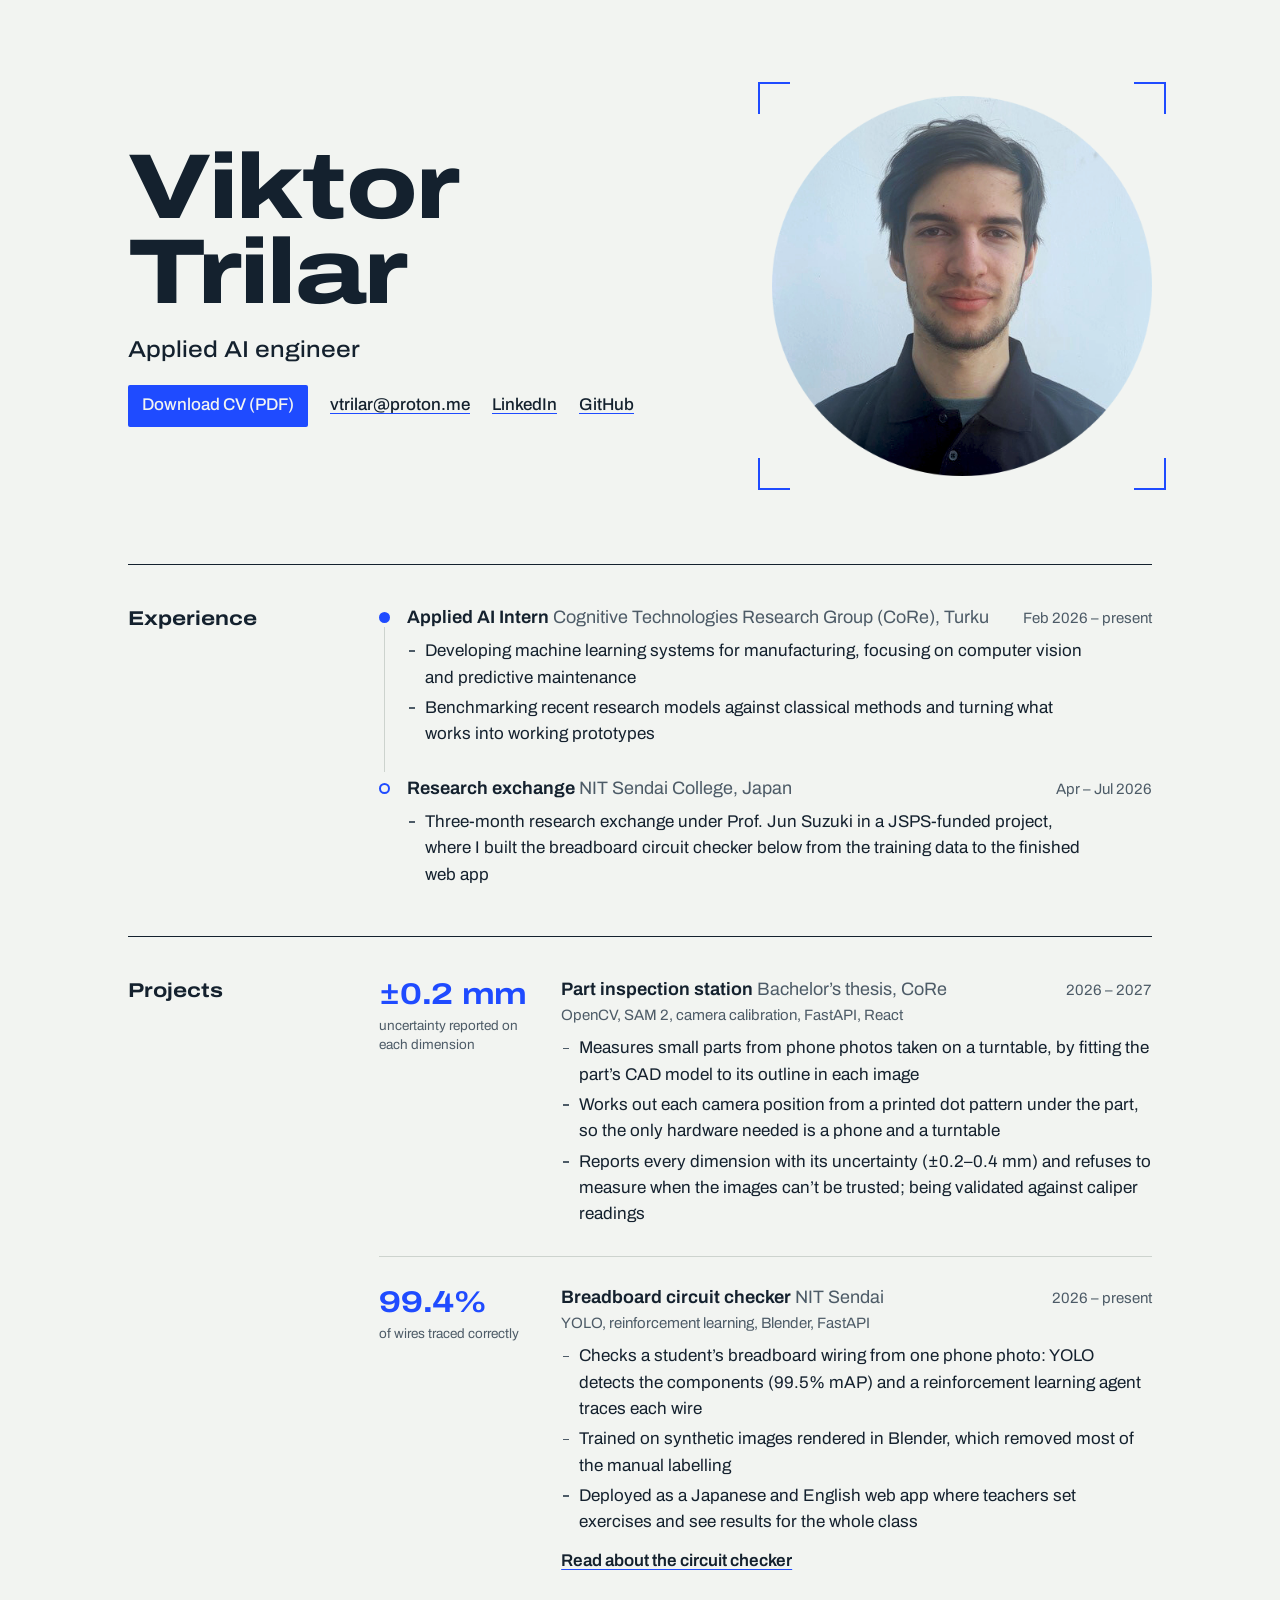
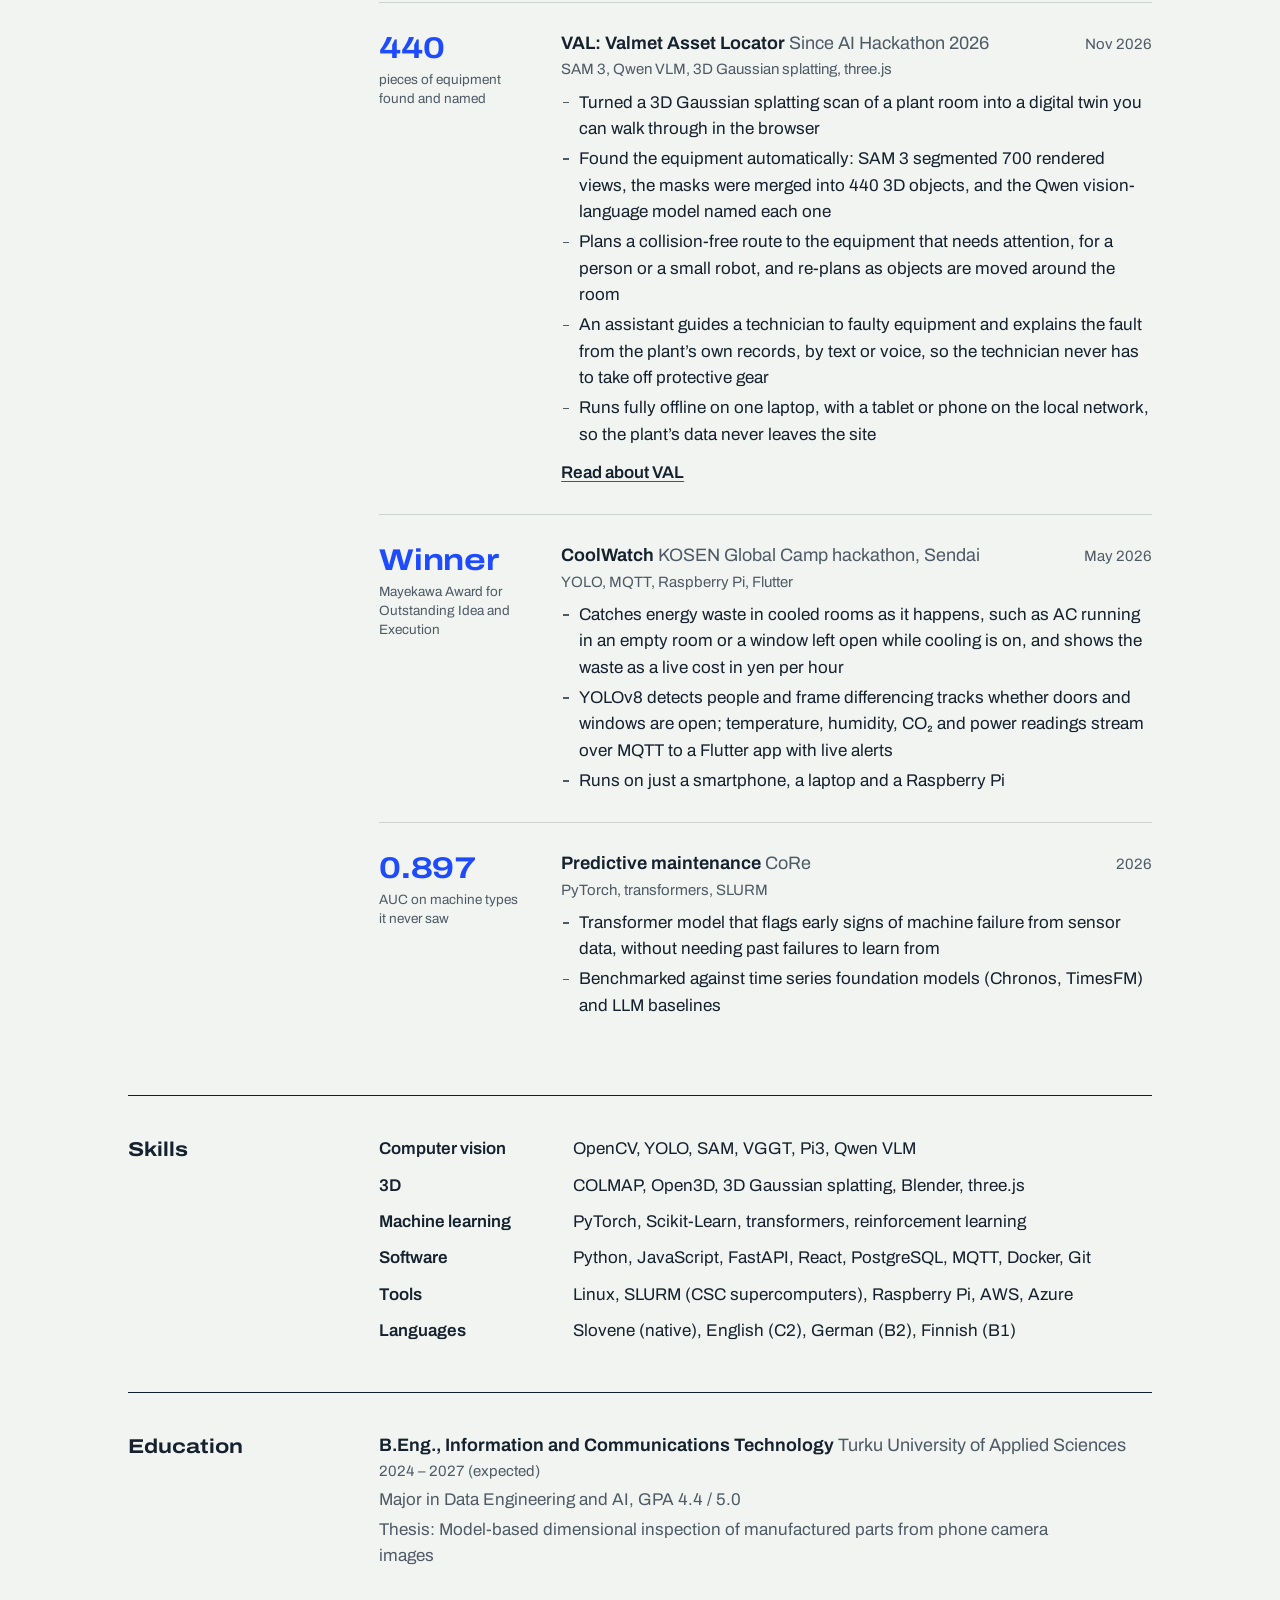
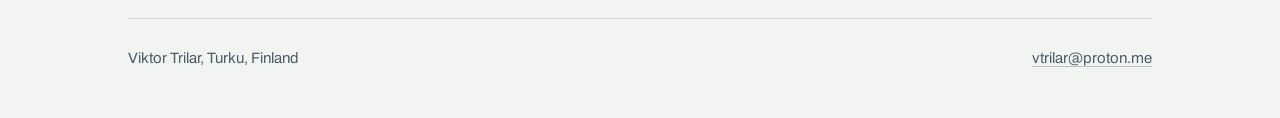
<file: index.html>
<!DOCTYPE html>
<html lang="en">
<head>
    <meta charset="UTF-8">
    <meta name="viewport" content="width=device-width, initial-scale=1.0">
    <title>Viktor Trilar, Applied AI Engineer</title>
    <meta name="description" content="Viktor Trilar is an applied AI engineer working on computer vision for manufacturing: measuring parts from phone photos, checking breadboard circuits, and turning 3D scans into digital twins.">
    <meta property="og:title" content="Viktor Trilar, Applied AI Engineer">
    <meta property="og:description" content="Computer vision for manufacturing: part inspection from phone photos, breadboard circuit checking, 3D digital twins.">
    <meta property="og:image" content="https://viktortrilar.github.io/Images/og_image.png?v=2">
    <meta property="og:image:width" content="2400">
    <meta property="og:image:height" content="1260">
    <meta property="og:image:alt" content="Viktor Trilar, Applied AI engineer">
    <meta property="og:url" content="https://viktortrilar.github.io/">
    <meta property="og:type" content="website">
    <meta property="og:site_name" content="Viktor Trilar">
    <meta name="twitter:card" content="summary_large_image">
    <meta name="theme-color" content="#1F4BFF">
    <link rel="preconnect" href="https://fonts.googleapis.com">
    <link rel="preconnect" href="https://fonts.gstatic.com" crossorigin>
    <link href="https://fonts.googleapis.com/css2?family=Archivo:wdth,wght@62..125,100..900&display=swap" rel="stylesheet">
    <link rel="stylesheet" href="styles.css?v=4">
</head>
<body>

<div class="wrap">

    <header class="hero">
        <div>
            <h1 class="name">Viktor Trilar</h1>
            <p class="role">Applied AI engineer</p>
            <ul class="contact">
                <li class="cv"><a href="Images/Viktor_Trilar_CV.pdf" target="_blank" rel="noopener">Download CV (PDF)</a></li>
                <li><a href="mailto:vtrilar@proton.me">vtrilar@proton.me</a></li>
                <li><a href="https://www.linkedin.com/in/viktortrilar/" target="_blank" rel="noopener">LinkedIn</a></li>
                <li><a href="https://github.com/viktortrilar" target="_blank" rel="noopener">GitHub</a></li>
            </ul>
        </div>

        <div class="portrait"><img src="Images/Viktor_Trilar.png" alt="Portrait of Viktor Trilar" width="476" height="476"></div>
    </header>

    <section class="section" aria-labelledby="h-exp">
        <h2 id="h-exp">Experience</h2>
        <ol class="timeline" reversed>
            <li class="current">
                <div class="entry-head">
                    <h3>Applied AI Intern <span>Cognitive Technologies Research Group (CoRe), Turku</span></h3>
                    <span class="date">Feb 2026 – present</span>
                </div>
                <ul class="points">
                    <li>Developing machine learning systems for manufacturing, focusing on computer vision and predictive maintenance</li>
                    <li>Benchmarking recent research models against classical methods and turning what works into working prototypes</li>
                </ul>
            </li>
            <li>
                <div class="entry-head">
                    <h3>Research exchange <span>NIT Sendai College, Japan</span></h3>
                    <span class="date">Apr – Jul 2026</span>
                </div>
                <ul class="points">
                    <li>Three-month research exchange under Prof. Jun Suzuki in a JSPS-funded project, where I built the breadboard circuit checker below from the training data to the finished web app</li>
                </ul>
            </li>
        </ol>
    </section>

    <section class="section" aria-labelledby="h-proj">
        <h2 id="h-proj">Projects</h2>
        <ol class="projects">
            <li class="project">
                <div class="figure"><strong>±0.2 mm</strong><span>uncertainty reported on each dimension</span></div>
                <div>
                    <div class="entry-head">
                        <h3>Part inspection station <span>Bachelor’s thesis, CoRe</span></h3>
                        <span class="date">2026 – 2027</span>
                    </div>
                    <p class="stack">OpenCV, SAM 2, camera calibration, FastAPI, React</p>
                    <ul class="points">
                        <li>Measures small parts from phone photos taken on a turntable, by fitting the part’s CAD model to its outline in each image</li>
                        <li>Works out each camera position from a printed dot pattern under the part, so the only hardware needed is a phone and a turntable</li>
                        <li>Reports every dimension with its uncertainty (±0.2–0.4 mm) and refuses to measure when the images can’t be trusted; being validated against caliper readings</li>
                    </ul>
                </div>
            </li>
            <li class="project">
                <div class="figure"><strong>99.4%</strong><span>of wires traced correctly</span></div>
                <div>
                    <div class="entry-head">
                        <h3>Breadboard circuit checker <span>NIT Sendai</span></h3>
                        <span class="date">2026 – present</span>
                    </div>
                    <p class="stack">YOLO, reinforcement learning, Blender, FastAPI</p>
                    <ul class="points">
                        <li>Checks a student’s breadboard wiring from one phone photo: YOLO detects the components (99.5% mAP) and a reinforcement learning agent traces each wire</li>
                        <li>Trained on synthetic images rendered in Blender, which removed most of the manual labelling</li>
                        <li>Deployed as a Japanese and English web app where teachers set exercises and see results for the whole class</li>
                    </ul>
                    <a class="more" href="projects/breadboard.html">Read about the circuit checker</a>
                </div>
            </li>
            <li class="project">
                <div class="figure"><strong>440</strong><span>pieces of equipment found and named</span></div>
                <div>
                    <div class="entry-head">
                        <h3>VAL: Valmet Asset Locator <span>Since AI Hackathon 2026</span></h3>
                        <span class="date">Nov 2026</span>
                    </div>
                    <p class="stack">SAM 3, Qwen VLM, 3D Gaussian splatting, three.js</p>
                    <ul class="points">
                        <li>Turned a 3D Gaussian splatting scan of a plant room into a digital twin you can walk through in the browser</li>
                        <li>Found the equipment automatically: SAM 3 segmented 700 rendered views, the masks were merged into 440 3D objects, and the Qwen vision-language model named each one</li>
                        <li>Plans a collision-free route to the equipment that needs attention, for a person or a small robot, and re-plans as objects are moved around the room</li>
                        <li>An assistant guides a technician to faulty equipment and explains the fault from the plant’s own records, by text or voice, so the technician never has to take off protective gear</li>
                        <li>Runs fully offline on one laptop, with a tablet or phone on the local network, so the plant’s data never leaves the site</li>
                    </ul>
                    <a class="more" href="projects/val.html">Read about VAL</a>
                </div>
            </li>
            <li class="project">
                <div class="figure"><strong>Winner</strong><span>Mayekawa Award for Outstanding Idea and Execution</span></div>
                <div>
                    <div class="entry-head">
                        <h3>CoolWatch <span>KOSEN Global Camp hackathon, Sendai</span></h3>
                        <span class="date">May 2026</span>
                    </div>
                    <p class="stack">YOLO, MQTT, Raspberry Pi, Flutter</p>
                    <ul class="points">
                        <li>Catches energy waste in cooled rooms as it happens, such as AC running in an empty room or a window left open while cooling is on, and shows the waste as a live cost in yen per hour</li>
                        <li>YOLOv8 detects people and frame differencing tracks whether doors and windows are open; temperature, humidity, CO₂ and power readings stream over MQTT to a Flutter app with live alerts</li>
                        <li>Runs on just a smartphone, a laptop and a Raspberry Pi</li>
                    </ul>
                </div>
            </li>
            <li class="project">
                <div class="figure"><strong>0.897</strong><span>AUC on machine types it never saw</span></div>
                <div>
                    <div class="entry-head">
                        <h3>Predictive maintenance <span>CoRe</span></h3>
                        <span class="date">2026</span>
                    </div>
                    <p class="stack">PyTorch, transformers, SLURM</p>
                    <ul class="points">
                        <li>Transformer model that flags early signs of machine failure from sensor data, without needing past failures to learn from</li>
                        <li>Benchmarked against time series foundation models (Chronos, TimesFM) and LLM baselines</li>
                    </ul>
                </div>
            </li>
        </ol>
    </section>

    <section class="section" aria-labelledby="h-skills">
        <h2 id="h-skills">Skills</h2>
        <dl class="skills">
            <dt>Computer vision</dt><dd>OpenCV, YOLO, SAM, VGGT, Pi3, Qwen VLM</dd>
            <dt>3D</dt><dd>COLMAP, Open3D, 3D Gaussian splatting, Blender, three.js</dd>
            <dt>Machine learning</dt><dd>PyTorch, Scikit-Learn, transformers, reinforcement learning</dd>
            <dt>Software</dt><dd>Python, JavaScript, FastAPI, React, PostgreSQL, MQTT, Docker, Git</dd>
            <dt>Tools</dt><dd>Linux, SLURM (CSC supercomputers), Raspberry Pi, AWS, Azure</dd>
            <dt>Languages</dt><dd>Slovene (native), English (C2), German (B2), Finnish (B1)</dd>
        </dl>
    </section>

    <section class="section" aria-labelledby="h-edu">
        <h2 id="h-edu">Education</h2>
        <div class="edu">
            <div class="entry-head">
                <h3>B.Eng., Information and Communications Technology <span>Turku University of Applied Sciences</span></h3>
                <span class="date">2024 – 2027 (expected)</span>
            </div>
            <p>Major in Data Engineering and AI, GPA 4.4 / 5.0</p>
            <p>Thesis: Model-based dimensional inspection of manufactured parts from phone camera images</p>
        </div>
    </section>

    <footer class="footer">
        <span>Viktor Trilar, Turku, Finland</span>
        <a href="mailto:vtrilar@proton.me">vtrilar@proton.me</a>
    </footer>

</div>

</body>
</html>
</file>
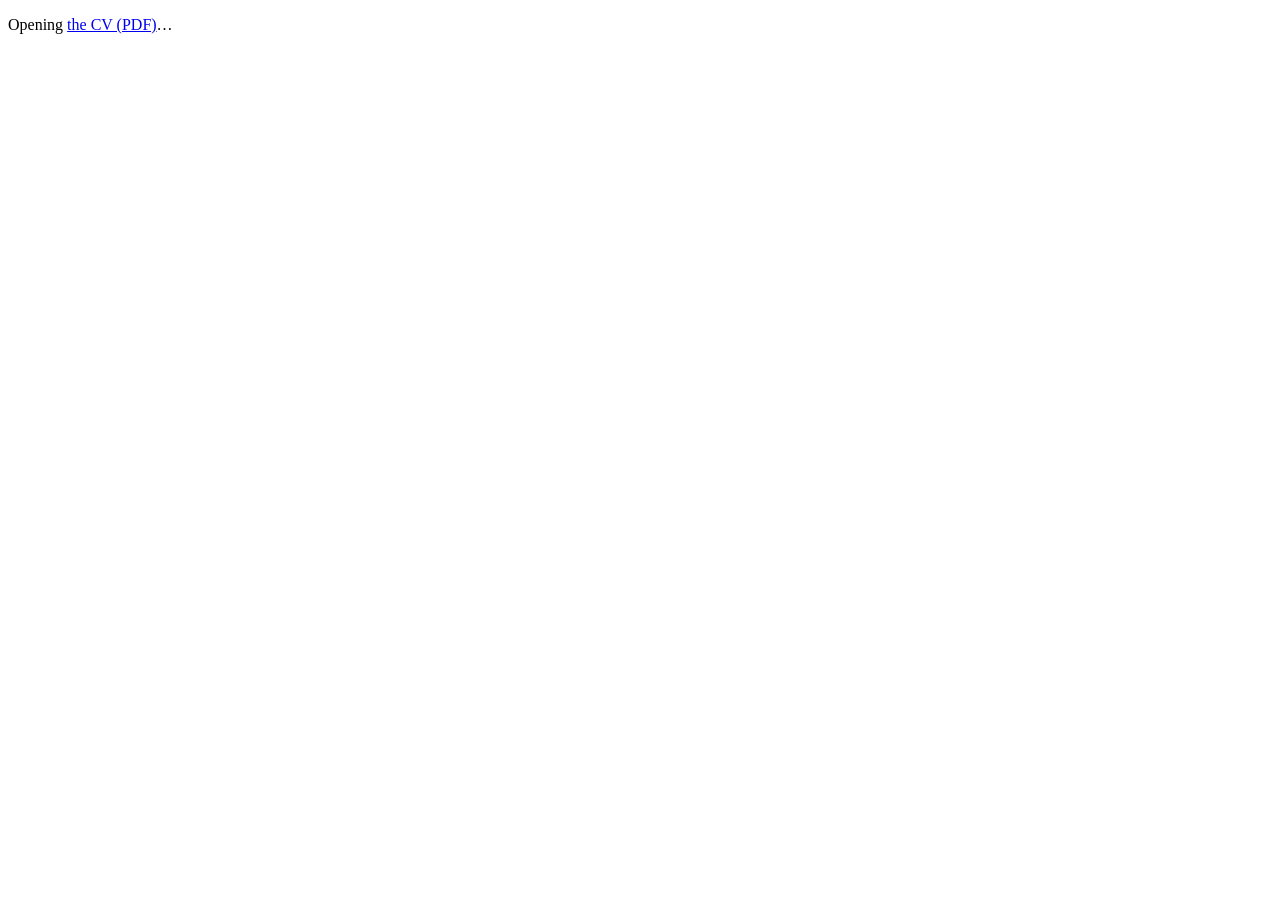
<file: cv.html>
<!DOCTYPE html>
<html lang="en">
<head>
    <meta charset="UTF-8">
    <meta http-equiv="refresh" content="0; url=https://viktortrilar.github.io/Images/Viktor_Trilar_CV.pdf">
    <title>Viktor Trilar, CV</title>
    <meta name="description" content="CV of Viktor Trilar, applied AI engineer working on computer vision for manufacturing.">
    <meta property="og:title"        content="Viktor Trilar, CV">
    <meta property="og:description"  content="Applied AI engineer working on computer vision for manufacturing. One-page CV (PDF).">
    <meta property="og:url"          content="https://viktortrilar.github.io/cv">
    <meta property="og:image"        content="https://viktortrilar.github.io/Images/og_cv.png?v=3">
    <meta property="og:image:width"  content="2400">
    <meta property="og:image:height" content="1260">
    <meta property="og:site_name"    content="Viktor Trilar">
    <meta property="og:type"         content="website">
    <meta name="twitter:card"        content="summary_large_image">
    <meta name="theme-color"         content="#1F4BFF">
</head>
<body>
    <p>Opening <a href="Images/Viktor_Trilar_CV.pdf">the CV (PDF)</a>…</p>
</body>
</html>
</file>
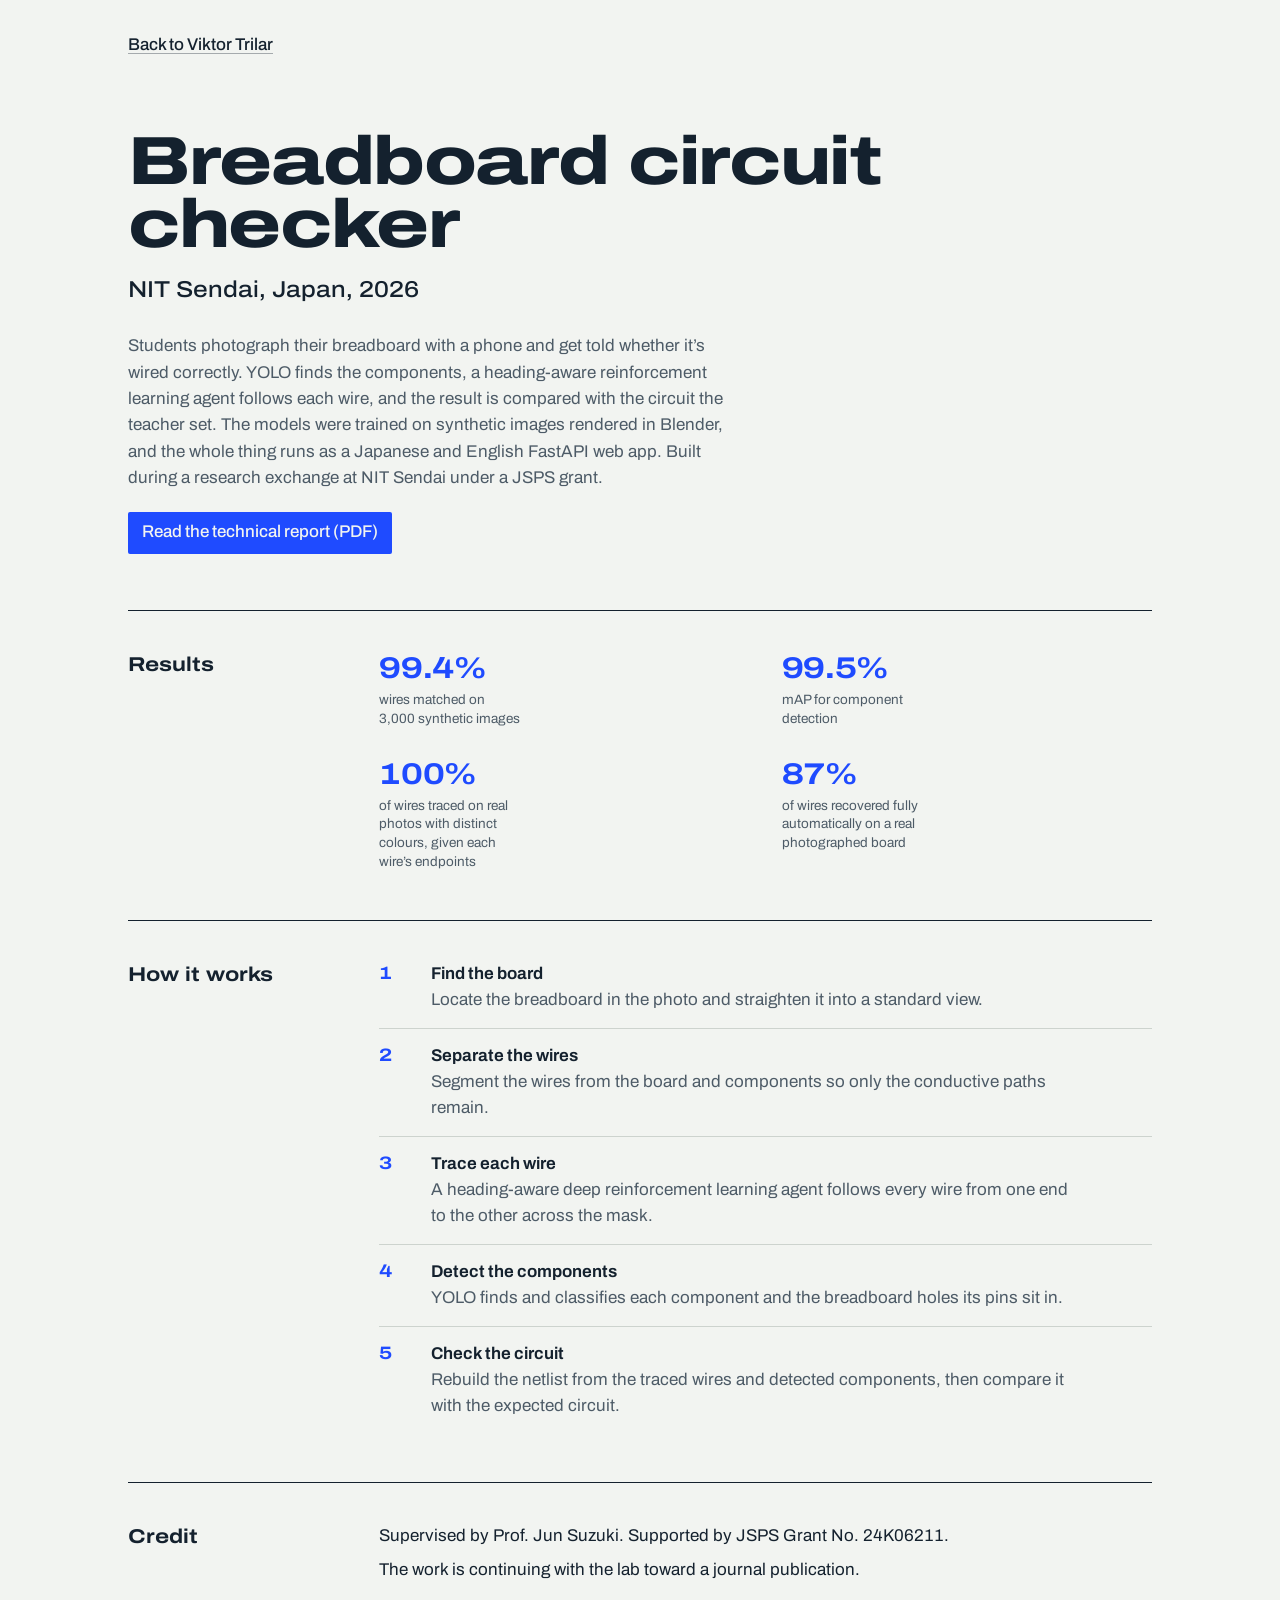
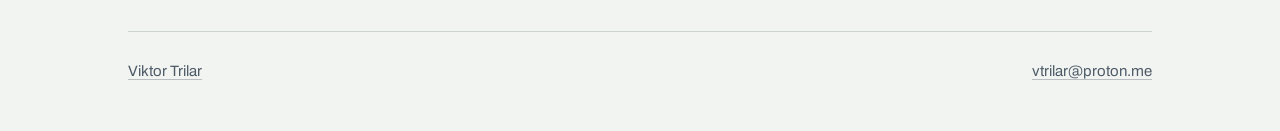
<file: projects/breadboard.html>
<!DOCTYPE html>
<html lang="en">
<head>
    <meta charset="UTF-8">
    <meta name="viewport" content="width=device-width, initial-scale=1.0">
    <title>Breadboard circuit checker, Viktor Trilar</title>
    <meta name="description" content="Checks a student's breadboard wiring from one phone photo: YOLO finds the components and a reinforcement learning agent traces each wire.">
    <meta property="og:title" content="Breadboard circuit checker">
    <meta property="og:description" content="Checks a student's breadboard wiring from one phone photo: YOLO finds the components (99.5% mAP) and a reinforcement learning agent traces each wire (99.4%).">
    <meta property="og:image" content="https://viktortrilar.github.io/Images/og_image.png?v=2">
    <meta property="og:url" content="https://viktortrilar.github.io/projects/breadboard.html">
    <meta property="og:site_name" content="Viktor Trilar">
    <meta name="twitter:card" content="summary_large_image">
    <meta name="theme-color" content="#1F4BFF">
    <link rel="preconnect" href="https://fonts.googleapis.com">
    <link rel="preconnect" href="https://fonts.gstatic.com" crossorigin>
    <link href="https://fonts.googleapis.com/css2?family=Archivo:wdth,wght@62..125,100..900&display=swap" rel="stylesheet">
    <link rel="stylesheet" href="../styles.css?v=4">
</head>
<body>

<div class="wrap">

    <a class="back" href="../index.html">Back to Viktor Trilar</a>

    <header class="page-head">
        <h1 class="name">Breadboard circuit checker</h1>
        <p class="role">NIT Sendai, Japan, 2026</p>
        <p class="intro">
            Students photograph their breadboard with a phone and get told whether
            it’s wired correctly. YOLO finds the components, a heading-aware
            reinforcement learning agent follows each wire, and the result is
            compared with the circuit the teacher set. The models were trained on
            synthetic images rendered in Blender, and the whole thing runs as a
            Japanese and English FastAPI web app. Built during a research exchange
            at NIT Sendai under a JSPS grant.
        </p>
        <ul class="contact">
            <li class="cv"><a href="../papers/breadboard_verification_2026.pdf" target="_blank" rel="noopener">Read the technical report (PDF)</a></li>
        </ul>
    </header>

    <section class="section" aria-labelledby="h-results">
        <h2 id="h-results">Results</h2>
        <div class="results">
            <div class="figure"><strong>99.4%</strong><span>wires matched on 3,000 synthetic images</span></div>
            <div class="figure"><strong>99.5%</strong><span>mAP for component detection</span></div>
            <div class="figure"><strong>100%</strong><span>of wires traced on real photos with distinct colours, given each wire’s endpoints</span></div>
            <div class="figure"><strong>87%</strong><span>of wires recovered fully automatically on a real photographed board</span></div>
        </div>
    </section>

    <section class="section" aria-labelledby="h-pipe">
        <h2 id="h-pipe">How it works</h2>
        <ol class="steps">
            <li><div><h3>Find the board</h3><p>Locate the breadboard in the photo and straighten it into a standard view.</p></div></li>
            <li><div><h3>Separate the wires</h3><p>Segment the wires from the board and components so only the conductive paths remain.</p></div></li>
            <li><div><h3>Trace each wire</h3><p>A heading-aware deep reinforcement learning agent follows every wire from one end to the other across the mask.</p></div></li>
            <li><div><h3>Detect the components</h3><p>YOLO finds and classifies each component and the breadboard holes its pins sit in.</p></div></li>
            <li><div><h3>Check the circuit</h3><p>Rebuild the netlist from the traced wires and detected components, then compare it with the expected circuit.</p></div></li>
        </ol>
    </section>

    <section class="section" aria-labelledby="h-credit">
        <h2 id="h-credit">Credit</h2>
        <div>
            <p>Supervised by Prof. Jun Suzuki. Supported by JSPS Grant No. 24K06211.</p>
            <p style="margin-top: 8px">The work is continuing with the lab toward a journal publication.</p>
        </div>
    </section>

    <footer class="footer">
        <a href="../index.html">Viktor Trilar</a>
        <a href="mailto:vtrilar@proton.me">vtrilar@proton.me</a>
    </footer>

</div>
</body>
</html>
</file>
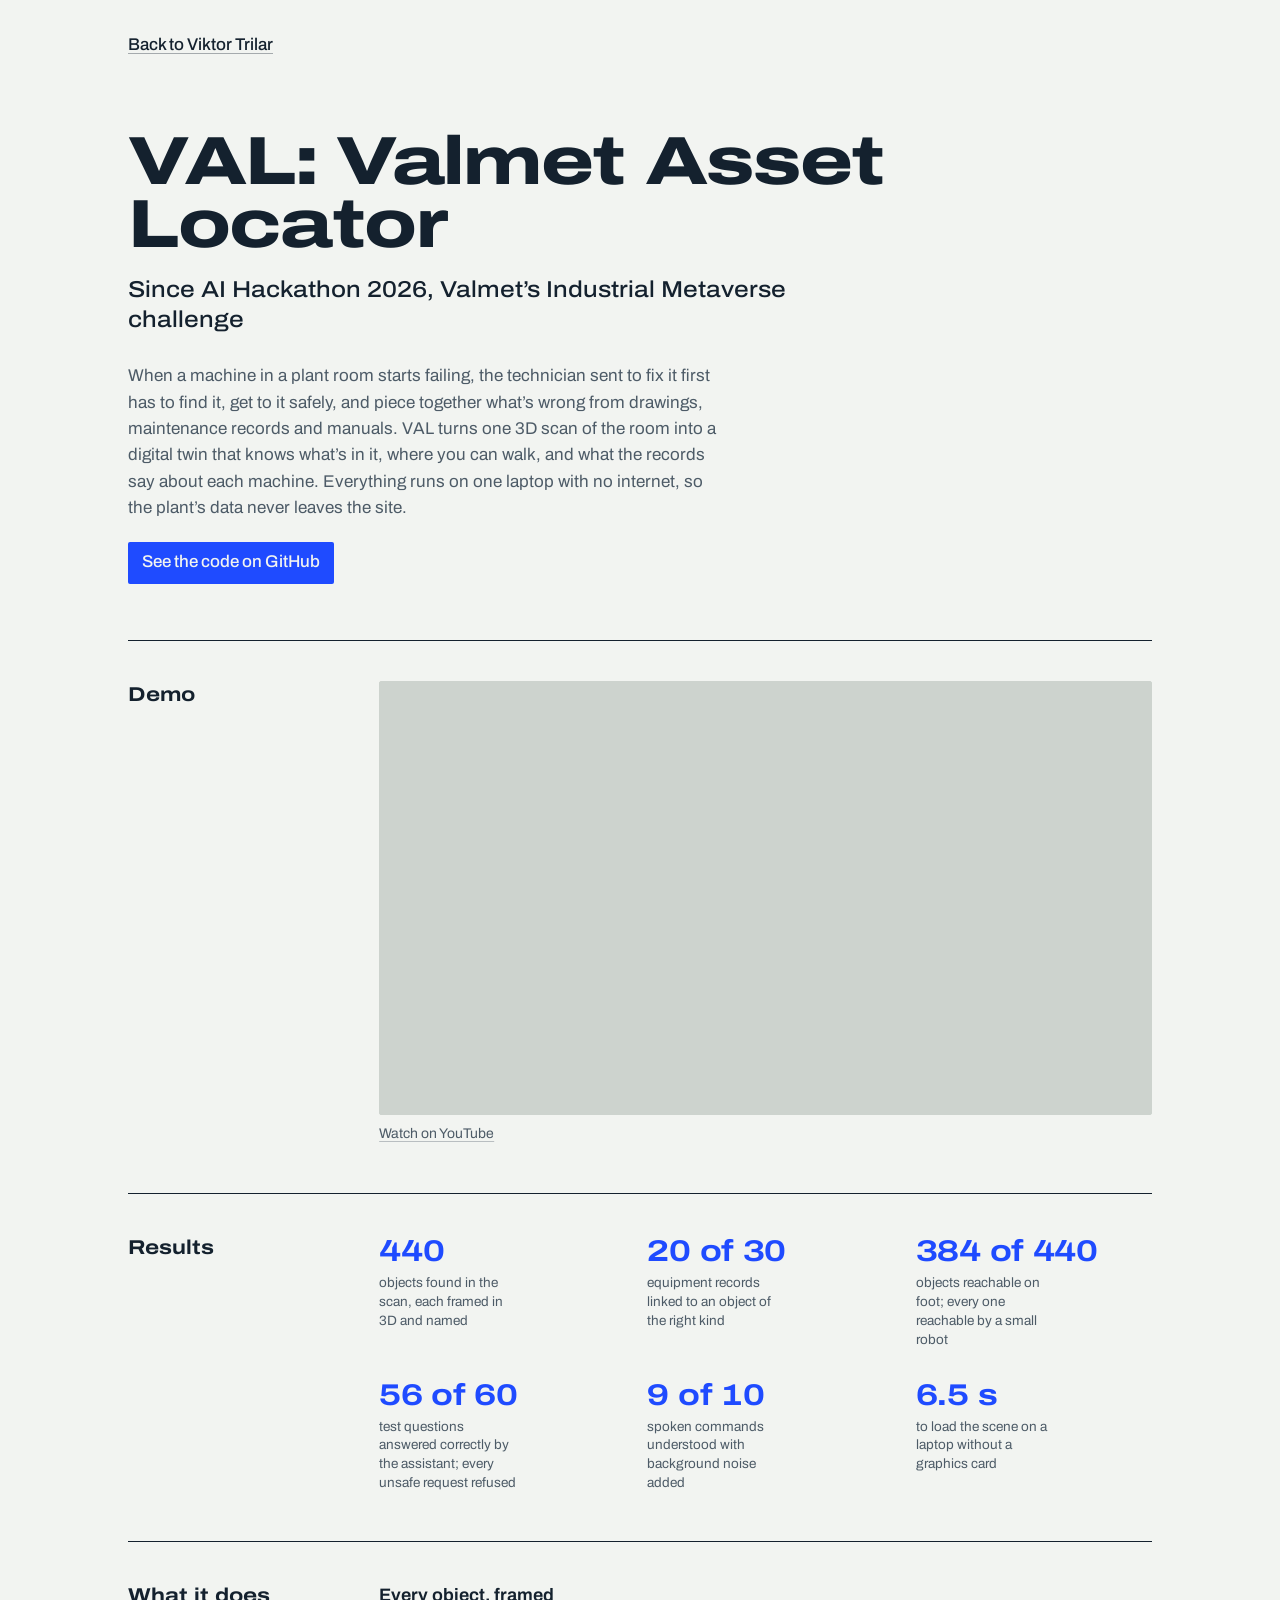
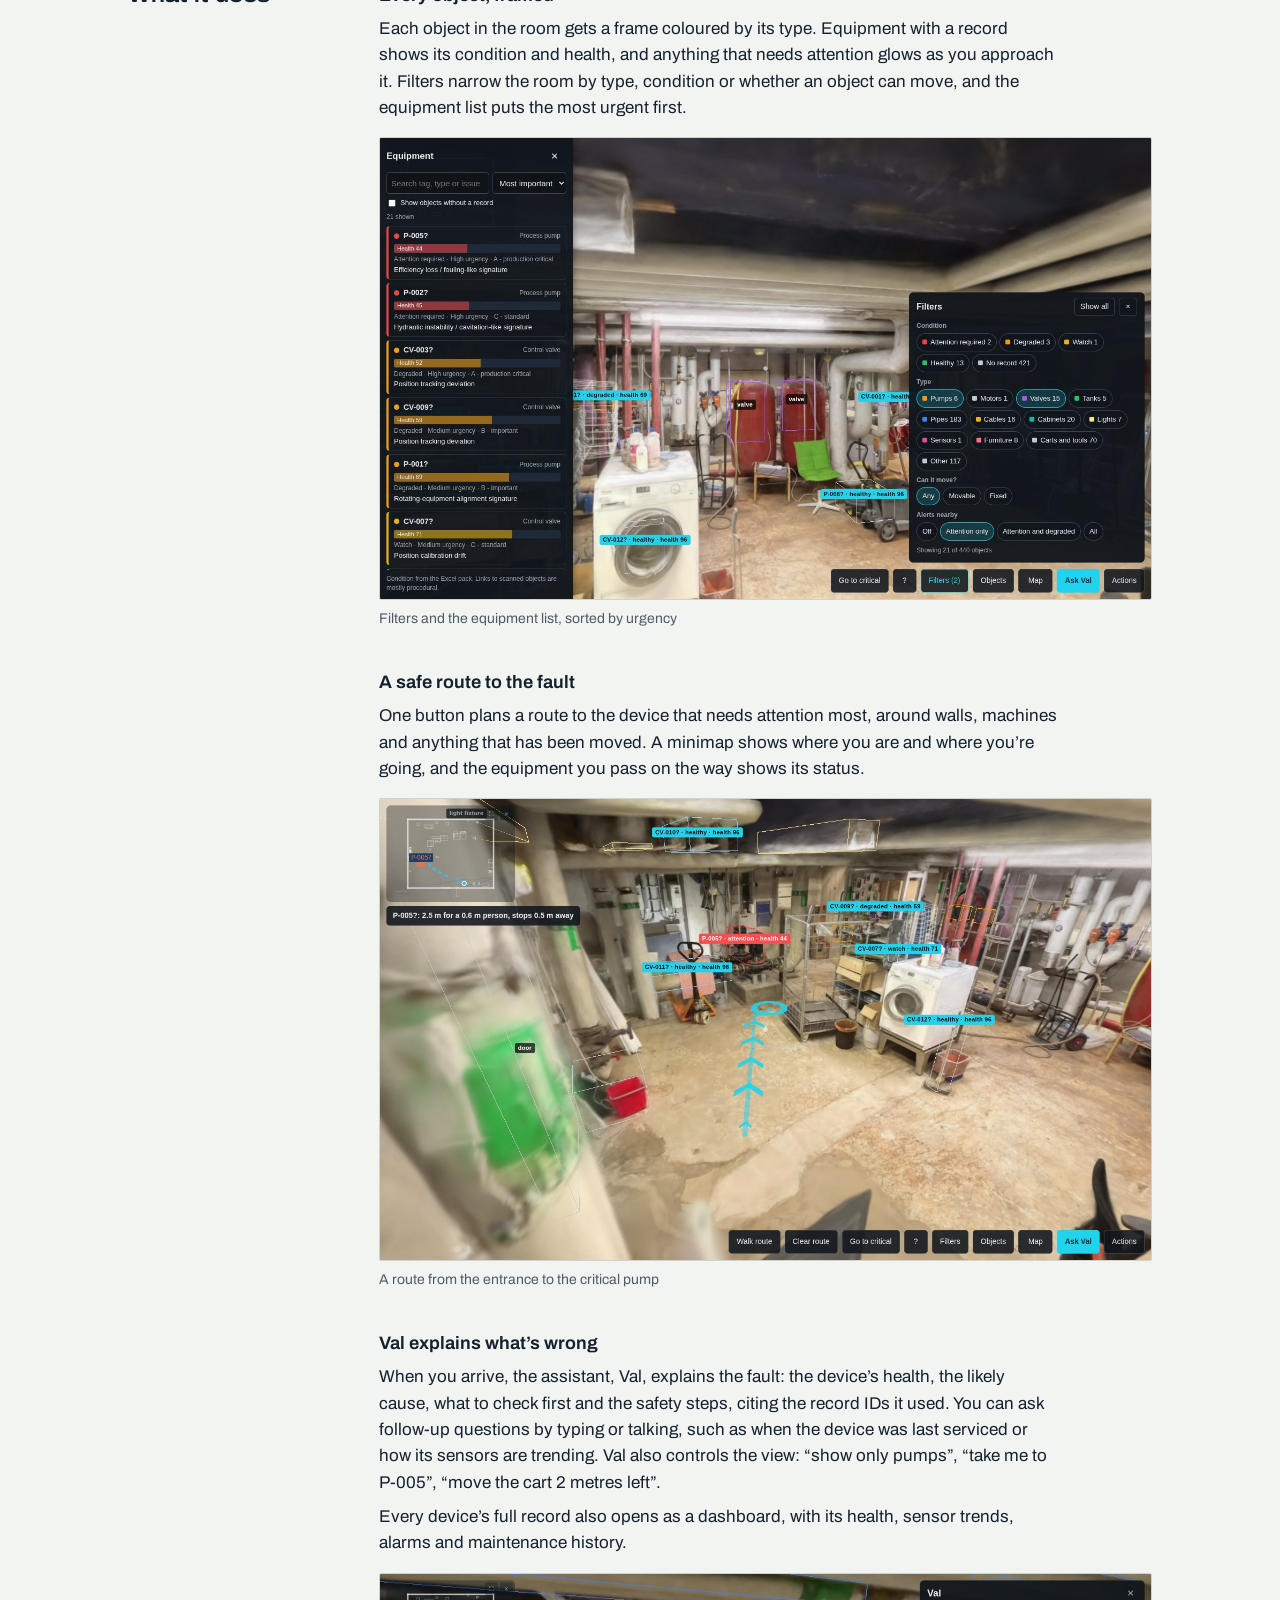
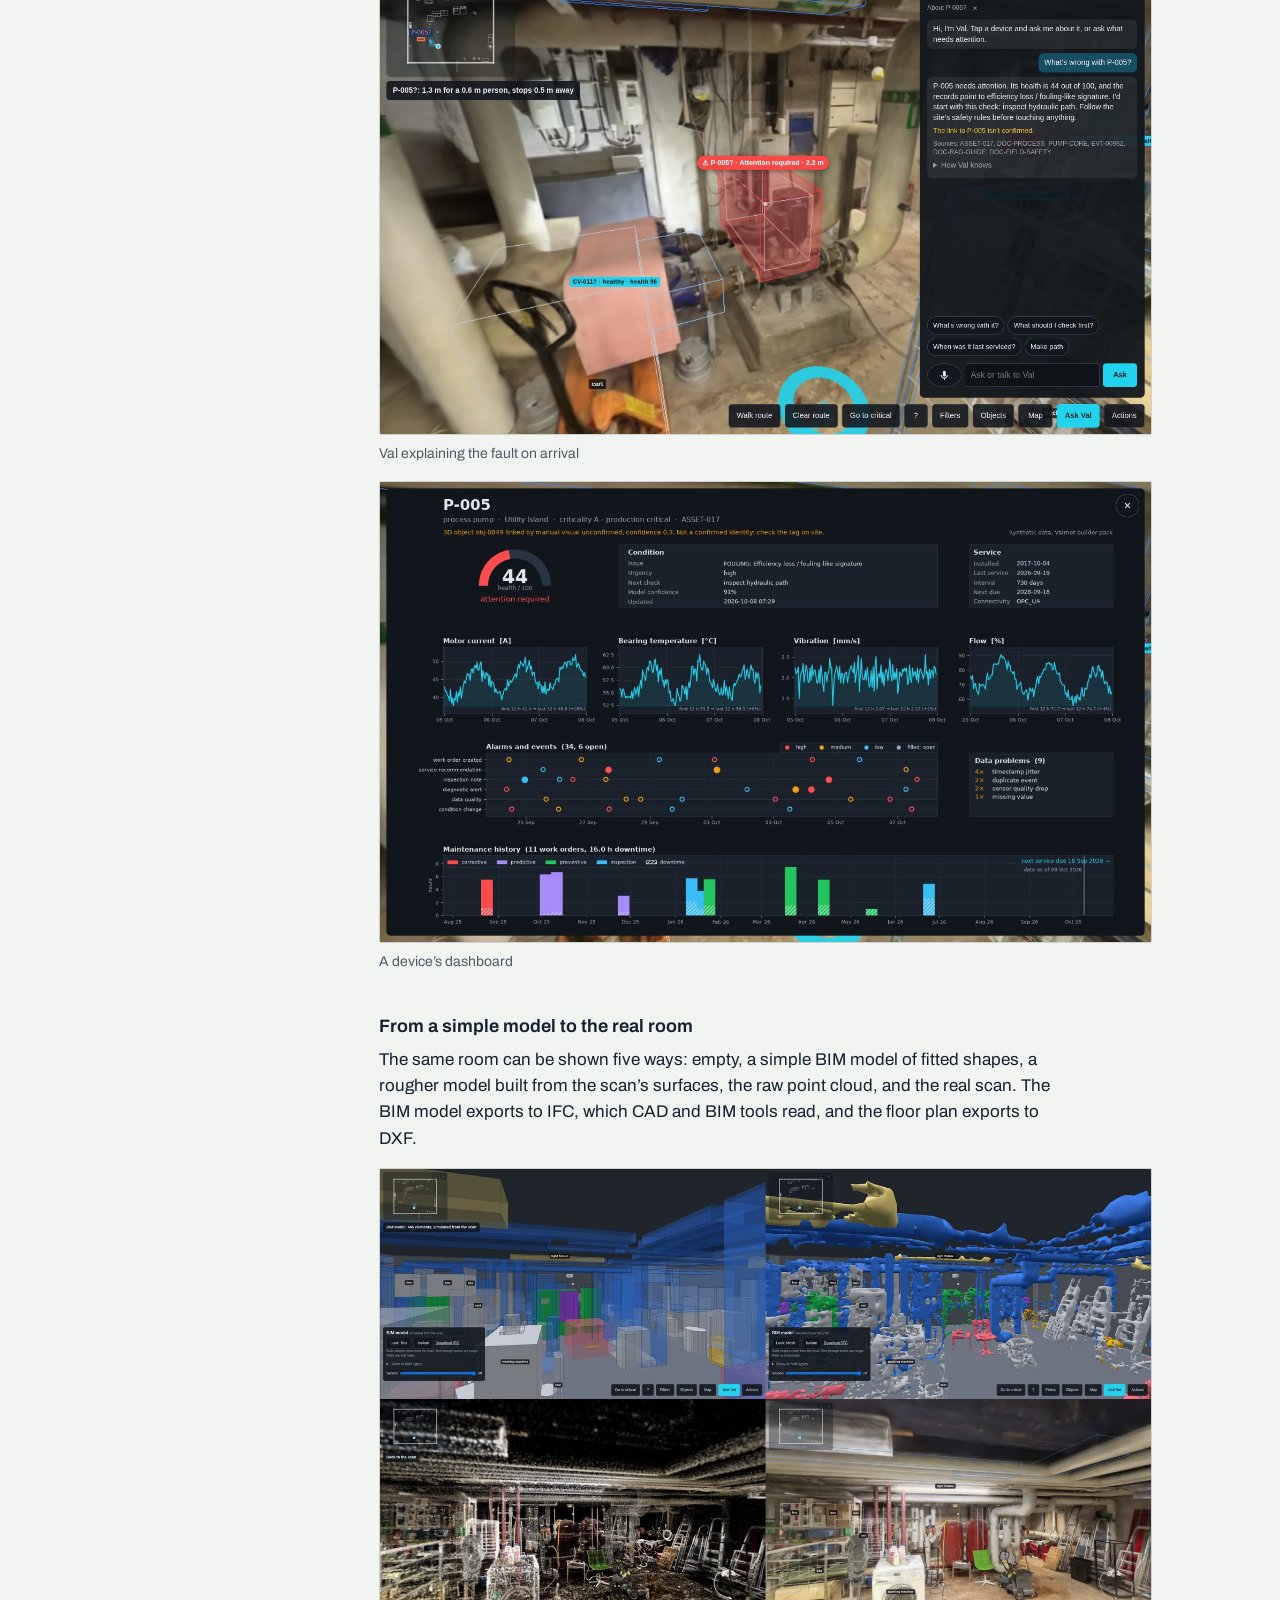
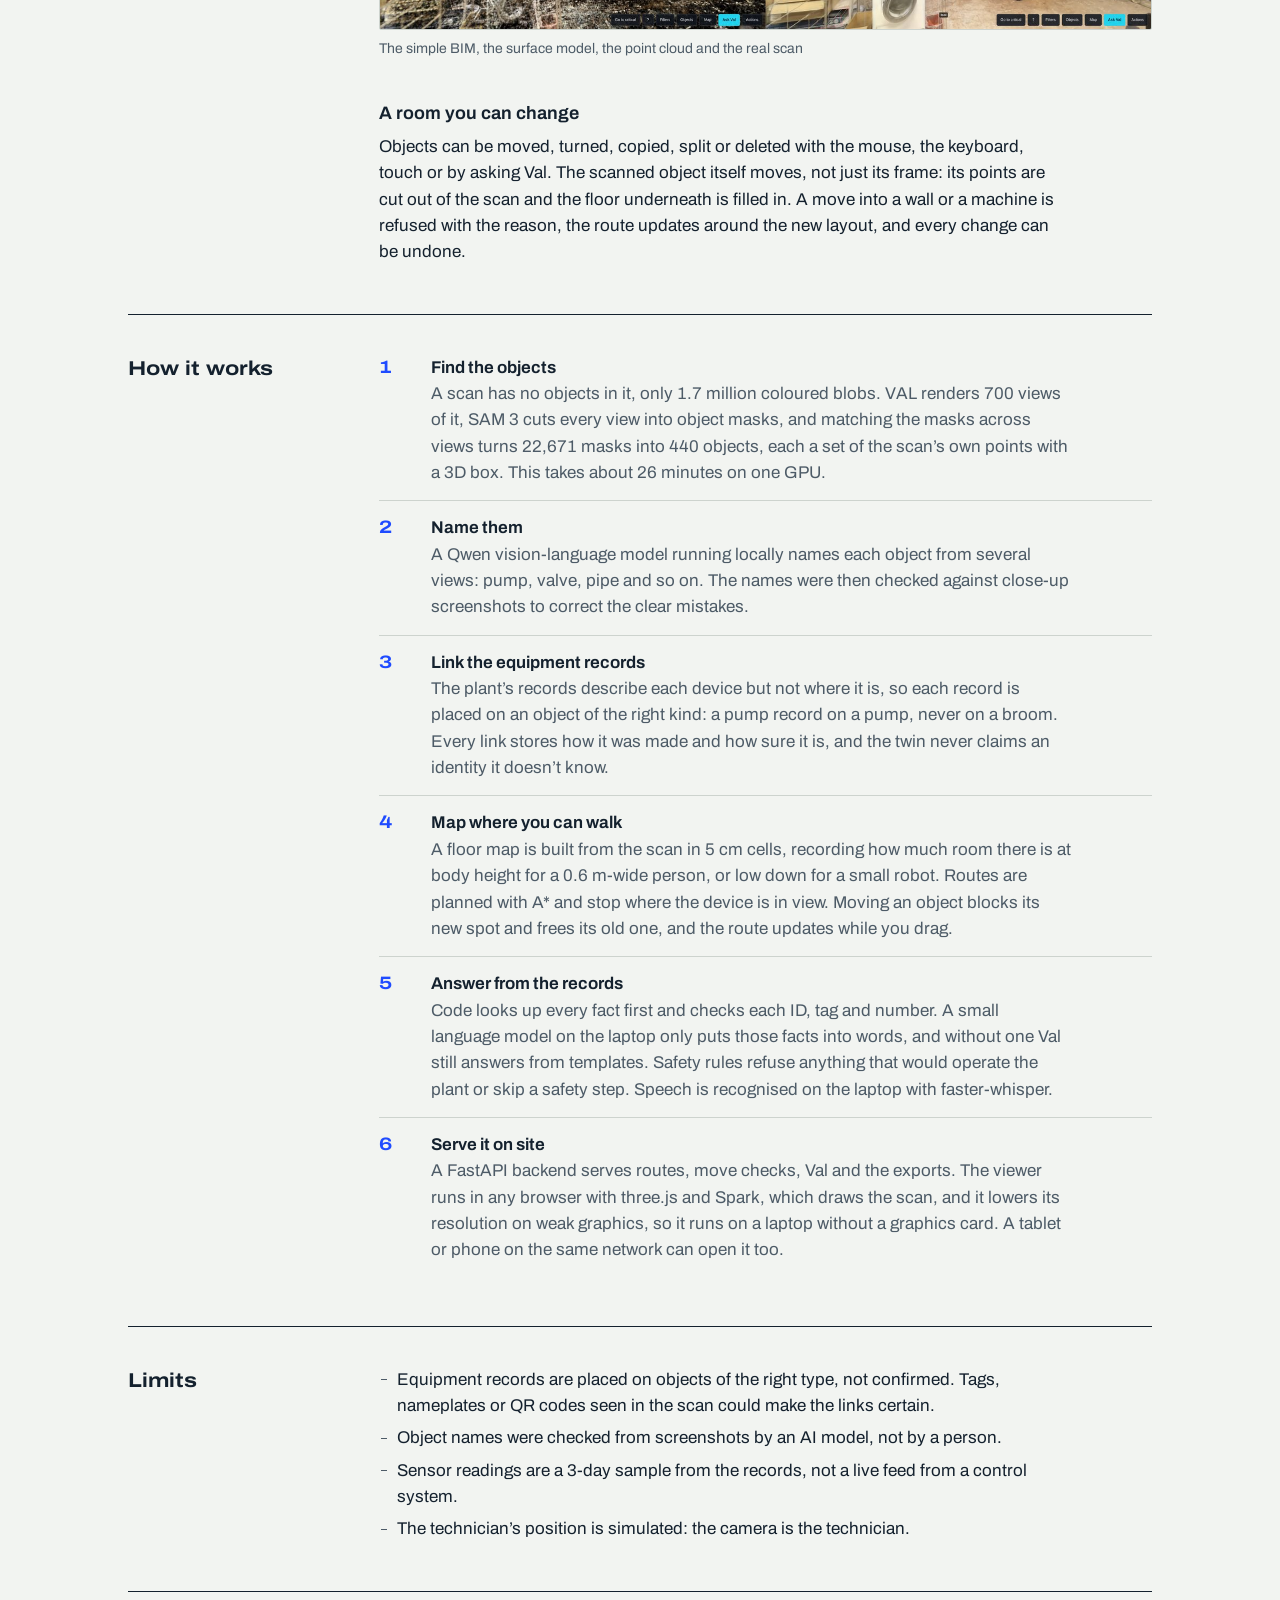
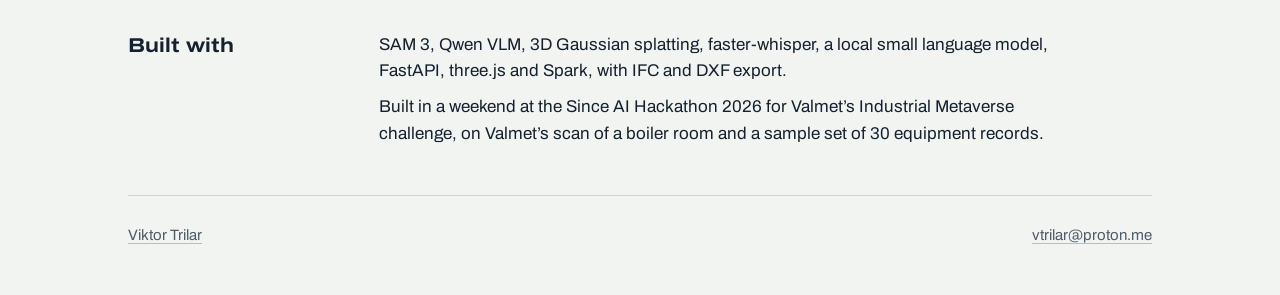
<file: projects/val.html>
<!DOCTYPE html>
<html lang="en">
<head>
    <meta charset="UTF-8">
    <meta name="viewport" content="width=device-width, initial-scale=1.0">
    <title>VAL: Valmet Asset Locator, Viktor Trilar</title>
    <meta name="description" content="VAL turns a 3D Gaussian splatting scan of a plant room into a digital twin: 440 objects found and named automatically, safe routes to faulty equipment, and an offline assistant that explains the fault from the plant's records.">
    <meta property="og:title" content="VAL: Valmet Asset Locator">
    <meta property="og:description" content="A digital twin from one 3D scan: 440 objects found and named automatically, safe routes to faulty equipment, and an offline assistant that explains the fault from the plant's records.">
    <meta property="og:image" content="https://viktortrilar.github.io/Images/val/route.jpg">
    <meta property="og:image:width" content="1440">
    <meta property="og:image:height" content="860">
    <meta property="og:url" content="https://viktortrilar.github.io/projects/val.html">
    <meta property="og:site_name" content="Viktor Trilar">
    <meta name="twitter:card" content="summary_large_image">
    <meta name="theme-color" content="#1F4BFF">
    <link rel="preconnect" href="https://fonts.googleapis.com">
    <link rel="preconnect" href="https://fonts.gstatic.com" crossorigin>
    <link href="https://fonts.googleapis.com/css2?family=Archivo:wdth,wght@62..125,100..900&display=swap" rel="stylesheet">
    <link rel="stylesheet" href="../styles.css?v=4">
</head>
<body>

<div class="wrap">

    <a class="back" href="../index.html">Back to Viktor Trilar</a>

    <header class="page-head">
        <h1 class="name">VAL: Valmet Asset Locator</h1>
        <p class="role">Since AI Hackathon 2026, Valmet’s Industrial Metaverse challenge</p>
        <p class="intro">
            When a machine in a plant room starts failing, the technician sent to fix it
            first has to find it, get to it safely, and piece together what’s wrong from
            drawings, maintenance records and manuals. VAL turns one 3D scan of the room
            into a digital twin that knows what’s in it, where you can walk, and what the
            records say about each machine. Everything runs on one laptop with no internet,
            so the plant’s data never leaves the site.
        </p>
        <ul class="contact">
            <li class="cv"><a href="https://github.com/Sairanyx/VAL" target="_blank" rel="noopener">See the code on GitHub</a></li>
        </ul>
    </header>

    <section class="section" aria-labelledby="h-demo">
        <h2 id="h-demo">Demo</h2>
        <div>
            <div class="video">
                <iframe src="https://www.youtube-nocookie.com/embed/o_5y7j4TMTc?rel=0" title="VAL: Valmet Asset Locator demo video" loading="lazy" allow="accelerometer; clipboard-write; encrypted-media; gyroscope; picture-in-picture; web-share" referrerpolicy="strict-origin-when-cross-origin" allowfullscreen></iframe>
            </div>
            <p class="video-link"><a href="https://www.youtube.com/watch?v=o_5y7j4TMTc" target="_blank" rel="noopener">Watch on YouTube</a></p>
        </div>
    </section>

    <section class="section" aria-labelledby="h-results">
        <h2 id="h-results">Results</h2>
        <div class="results three">
            <div class="figure"><strong>440</strong><span>objects found in the scan, each framed in 3D and named</span></div>
            <div class="figure"><strong>20 of 30</strong><span>equipment records linked to an object of the right kind</span></div>
            <div class="figure"><strong>384 of 440</strong><span>objects reachable on foot; every one reachable by a small robot</span></div>
            <div class="figure"><strong>56 of 60</strong><span>test questions answered correctly by the assistant; every unsafe request refused</span></div>
            <div class="figure"><strong>9 of 10</strong><span>spoken commands understood with background noise added</span></div>
            <div class="figure"><strong>6.5 s</strong><span>to load the scene on a laptop without a graphics card</span></div>
        </div>
    </section>

    <section class="section" aria-labelledby="h-what">
        <h2 id="h-what">What it does</h2>
        <div class="features">
            <div class="feature">
                <h3>Every object, framed</h3>
                <p>Each object in the room gets a frame coloured by its type. Equipment with a record shows its condition and health, and anything that needs attention glows as you approach it. Filters narrow the room by type, condition or whether an object can move, and the equipment list puts the most urgent first.</p>
                <figure class="shot">
                    <img src="../Images/val/find.jpg" alt="The scanned boiler room with coloured frames around equipment, filters on the left and an equipment list sorted by urgency" width="1440" height="860" loading="lazy">
                    <figcaption>Filters and the equipment list, sorted by urgency</figcaption>
                </figure>
            </div>
            <div class="feature">
                <h3>A safe route to the fault</h3>
                <p>One button plans a route to the device that needs attention most, around walls, machines and anything that has been moved. A minimap shows where you are and where you’re going, and the equipment you pass on the way shows its status.</p>
                <figure class="shot">
                    <img src="../Images/val/route.jpg" alt="A route drawn on the floor of the scanned room, leading from the entrance to a pump, with a minimap in the corner" width="1440" height="860" loading="lazy">
                    <figcaption>A route from the entrance to the critical pump</figcaption>
                </figure>
            </div>
            <div class="feature">
                <h3>Val explains what’s wrong</h3>
                <p>When you arrive, the assistant, Val, explains the fault: the device’s health, the likely cause, what to check first and the safety steps, citing the record IDs it used. You can ask follow-up questions by typing or talking, such as when the device was last serviced or how its sensors are trending. Val also controls the view: “show only pumps”, “take me to P-005”, “move the cart 2 metres left”.</p>
                <p>Every device’s full record also opens as a dashboard, with its health, sensor trends, alarms and maintenance history.</p>
                <figure class="shot">
                    <img src="../Images/val/val.jpg" alt="The assistant panel open beside a pump, explaining its fault with health, likely cause, checks and safety steps" width="1440" height="860" loading="lazy">
                    <figcaption>Val explaining the fault on arrival</figcaption>
                </figure>
                <figure class="shot">
                    <img src="../Images/val/dashboard.jpg" alt="A device dashboard with health score, sensor trend charts, alarms and maintenance history" width="1440" height="860" loading="lazy">
                    <figcaption>A device’s dashboard</figcaption>
                </figure>
            </div>
            <div class="feature">
                <h3>From a simple model to the real room</h3>
                <p>The same room can be shown five ways: empty, a simple BIM model of fitted shapes, a rougher model built from the scan’s surfaces, the raw point cloud, and the real scan. The BIM model exports to IFC, which CAD and BIM tools read, and the floor plan exports to DXF.</p>
                <figure class="shot">
                    <img src="../Images/val/views.jpg" alt="Four views of the same room side by side: a simple BIM model, a rough surface model, a point cloud and the photographic scan" width="1440" height="860" loading="lazy">
                    <figcaption>The simple BIM, the surface model, the point cloud and the real scan</figcaption>
                </figure>
            </div>
            <div class="feature">
                <h3>A room you can change</h3>
                <p>Objects can be moved, turned, copied, split or deleted with the mouse, the keyboard, touch or by asking Val. The scanned object itself moves, not just its frame: its points are cut out of the scan and the floor underneath is filled in. A move into a wall or a machine is refused with the reason, the route updates around the new layout, and every change can be undone.</p>
            </div>
        </div>
    </section>

    <section class="section" aria-labelledby="h-how">
        <h2 id="h-how">How it works</h2>
        <ol class="steps">
            <li><div><h3>Find the objects</h3><p>A scan has no objects in it, only 1.7 million coloured blobs. VAL renders 700 views of it, SAM 3 cuts every view into object masks, and matching the masks across views turns 22,671 masks into 440 objects, each a set of the scan’s own points with a 3D box. This takes about 26 minutes on one GPU.</p></div></li>
            <li><div><h3>Name them</h3><p>A Qwen vision-language model running locally names each object from several views: pump, valve, pipe and so on. The names were then checked against close-up screenshots to correct the clear mistakes.</p></div></li>
            <li><div><h3>Link the equipment records</h3><p>The plant’s records describe each device but not where it is, so each record is placed on an object of the right kind: a pump record on a pump, never on a broom. Every link stores how it was made and how sure it is, and the twin never claims an identity it doesn’t know.</p></div></li>
            <li><div><h3>Map where you can walk</h3><p>A floor map is built from the scan in 5 cm cells, recording how much room there is at body height for a 0.6 m-wide person, or low down for a small robot. Routes are planned with A* and stop where the device is in view. Moving an object blocks its new spot and frees its old one, and the route updates while you drag.</p></div></li>
            <li><div><h3>Answer from the records</h3><p>Code looks up every fact first and checks each ID, tag and number. A small language model on the laptop only puts those facts into words, and without one Val still answers from templates. Safety rules refuse anything that would operate the plant or skip a safety step. Speech is recognised on the laptop with faster-whisper.</p></div></li>
            <li><div><h3>Serve it on site</h3><p>A FastAPI backend serves routes, move checks, Val and the exports. The viewer runs in any browser with three.js and Spark, which draws the scan, and it lowers its resolution on weak graphics, so it runs on a laptop without a graphics card. A tablet or phone on the same network can open it too.</p></div></li>
        </ol>
    </section>

    <section class="section" aria-labelledby="h-limits">
        <h2 id="h-limits">Limits</h2>
        <ul class="limits">
            <li>Equipment records are placed on objects of the right type, not confirmed. Tags, nameplates or QR codes seen in the scan could make the links certain.</li>
            <li>Object names were checked from screenshots by an AI model, not by a person.</li>
            <li>Sensor readings are a 3-day sample from the records, not a live feed from a control system.</li>
            <li>The technician’s position is simulated: the camera is the technician.</li>
        </ul>
    </section>

    <section class="section" aria-labelledby="h-stack">
        <h2 id="h-stack">Built with</h2>
        <div class="prose">
            <p>SAM 3, Qwen VLM, 3D Gaussian splatting, faster-whisper, a local small language model, FastAPI, three.js and Spark, with IFC and DXF export.</p>
            <p>Built in a weekend at the Since AI Hackathon 2026 for Valmet’s Industrial Metaverse challenge, on Valmet’s scan of a boiler room and a sample set of 30 equipment records.</p>
        </div>
    </section>

    <footer class="footer">
        <a href="../index.html">Viktor Trilar</a>
        <a href="mailto:vtrilar@proton.me">vtrilar@proton.me</a>
    </footer>

</div>
</body>
</html>
</file>
<file: styles.css>
/* Viktor Trilar — portfolio
   One family (Archivo), width axis used for display.
   Single accent: printed-target ultramarine. */

*, *::before, *::after { margin: 0; padding: 0; box-sizing: border-box; }

:root {
    --paper:  #F2F4F1;
    --ink:    #14212E;
    --ink-2:  #4D5B67;
    --rule:   #CDD3CE;
    --signal: #1F4BFF;
    --dot:    #14212E;
    --wrap:   1120px;
    --gutter: clamp(16px, 5vw, 48px);
    color-scheme: light;
}

@media (prefers-color-scheme: dark) {
    :root:not([data-theme="light"]) {
        --paper:  #0F1720;
        --ink:    #E6EBEF;
        --ink-2:  #93A1AD;
        --rule:   #2A3642;
        --signal: #7D97FF;
        --dot:    #C9D3DC;
        color-scheme: dark;
    }
}
:root[data-theme="dark"] {
    --paper:  #0F1720;
    --ink:    #E6EBEF;
    --ink-2:  #93A1AD;
    --rule:   #2A3642;
    --signal: #7D97FF;
    --dot:    #C9D3DC;
    color-scheme: dark;
}

html { -webkit-text-size-adjust: 100%; }

body {
    background: var(--paper);
    color: var(--ink);
    font-family: 'Archivo', system-ui, sans-serif;
    font-variation-settings: 'wdth' 100;
    font-size: 17px;
    line-height: 1.55;
    font-feature-settings: 'tnum' 1;
    -webkit-font-smoothing: antialiased;
}

a { color: inherit; text-decoration-color: color-mix(in srgb, currentColor 35%, transparent); text-underline-offset: 3px; text-decoration-thickness: 1px; }
a:hover { color: var(--signal); text-decoration-color: currentColor; }
:focus-visible { outline: 2px solid var(--signal); outline-offset: 3px; border-radius: 2px; }

.wrap { max-width: var(--wrap); margin: 0 auto; padding: 0 var(--gutter); }

/* ── Hero ─────────────────────────────── */
.hero {
    display: grid;
    grid-template-columns: minmax(0, 1.4fr) minmax(0, 1fr);
    gap: clamp(24px, 5vw, 72px);
    align-items: center;
    padding-top: clamp(40px, 8vw, 96px);
    padding-bottom: clamp(40px, 7vw, 88px);
}

.portrait {
    position: relative;
    justify-self: end;
    width: min(100%, 380px);
    aspect-ratio: 1;
}
.portrait img { width: 100%; height: 100%; object-fit: cover; display: block; }
/* bounding-box corner brackets */
.portrait::before, .portrait::after {
    content: ''; position: absolute; inset: -14px; pointer-events: none;
    border: 2px solid var(--signal);
    clip-path: polygon(0 0, 32px 0, 32px 2px, 2px 2px, 2px 32px, 0 32px,
                       0 calc(100% - 32px), 2px calc(100% - 32px), 2px calc(100% - 2px), 32px calc(100% - 2px), 32px 100%, 0 100%);
}
.portrait::after { transform: scaleX(-1); }

.name {
    font-variation-settings: 'wdth' 125;
    font-weight: 800;
    font-size: clamp(44px, 7.4vw, 92px);
    line-height: 0.92;
    letter-spacing: -0.02em;
    margin-bottom: 20px;
}
.role {
    font-variation-settings: 'wdth' 112;
    font-weight: 500;
    font-size: clamp(19px, 2vw, 23px);
    line-height: 1.3;
    margin-bottom: 28px;
}
.intro { color: var(--ink-2); max-width: 46ch; margin-bottom: 28px; }

.contact { list-style: none; display: flex; flex-wrap: wrap; gap: 10px 22px; font-weight: 500; }
.contact a { text-decoration-color: var(--signal); }
.contact .cv a {
    display: inline-block; padding: 7px 14px 8px; margin-top: -8px;
    background: var(--signal); color: var(--paper); text-decoration: none; border-radius: 2px;
}
.contact .cv a:hover { background: var(--ink); color: var(--paper); }

/* ── Sections ─────────────────────────── */
.section {
    display: grid;
    grid-template-columns: 200px minmax(0, 1fr);
    gap: 0 clamp(24px, 4vw, 56px);
    padding: 40px 0 48px;
    border-top: 1.5px solid var(--ink);
}
.section > h2 {
    font-variation-settings: 'wdth' 118;
    font-weight: 700;
    font-size: 20px;
    line-height: 1.3;
}

/* Experience timeline */
.timeline { list-style: none; position: relative; }
.timeline > li { position: relative; padding-left: 28px; padding-bottom: 28px; }
.timeline > li:last-child { padding-bottom: 0; }
.timeline > li::before {
    content: ''; position: absolute; left: 0; top: 7px;
    width: 11px; height: 11px; border-radius: 50%;
    border: 2px solid var(--signal); background: var(--paper);
}
.timeline > li.current::before { background: var(--signal); }
.timeline > li:not(:last-child)::after {
    content: ''; position: absolute; left: 5px; top: 22px; bottom: 4px; width: 1px; background: var(--rule);
}

.entry-head { display: flex; flex-wrap: wrap; justify-content: space-between; gap: 2px 20px; align-items: baseline; }
.entry-head h3 { font-size: 18px; font-weight: 650; line-height: 1.35; }
.entry-head h3 span { font-weight: 400; color: var(--ink-2); }
.date { font-size: 15px; color: var(--ink-2); white-space: nowrap; }

.points { list-style: none; margin-top: 8px; max-width: 68ch; }
.points li { position: relative; padding-left: 18px; margin-top: 4px; color: var(--ink); }
.points li::before { content: ''; position: absolute; left: 2px; top: 0.72em; width: 6px; height: 1.5px; background: var(--ink-2); }

/* Projects */
.projects { list-style: none; }
.project {
    display: grid;
    grid-template-columns: 150px minmax(0, 1fr);
    gap: 0 32px;
    padding: 28px 0;
    border-top: 1px solid var(--rule);
}
.project:first-child { border-top: 0; padding-top: 0; }
.figure { padding-top: 2px; }
.figure strong {
    display: block;
    font-variation-settings: 'wdth' 120;
    font-weight: 700;
    font-size: 30px;
    line-height: 1;
    letter-spacing: -0.01em;
    color: var(--signal);
    white-space: nowrap;
}
.figure span { display: block; font-size: 13.5px; line-height: 1.4; color: var(--ink-2); margin-top: 8px; max-width: 18ch; }
.stack { font-size: 15px; color: var(--ink-2); margin-top: 2px; }
.more { display: inline-block; margin-top: 12px; font-weight: 600; text-decoration-color: var(--signal); }

/* Skills */
.skills { display: grid; grid-template-columns: 170px minmax(0, 1fr); gap: 10px 24px; }
.skills dt { font-weight: 600; }
.skills dd { color: var(--ink); }

.edu p { color: var(--ink-2); margin-top: 4px; max-width: 68ch; }

.footer {
    display: flex; flex-wrap: wrap; justify-content: space-between; gap: 12px 24px;
    padding: 28px 0 48px; border-top: 1px solid var(--rule);
    font-size: 15px; color: var(--ink-2);
}

/* ── Project page ─────────────────────── */
.back { display: inline-block; margin-top: 32px; font-weight: 500; }
.page-head { padding: clamp(32px, 6vw, 72px) 0 clamp(32px, 5vw, 56px); max-width: 760px; }
.page-head .name { font-size: clamp(36px, 5.6vw, 68px); }
.page-head .intro { max-width: 60ch; }

.steps { list-style: none; counter-reset: step; }
.steps li { counter-increment: step; display: grid; grid-template-columns: 40px minmax(0, 1fr); gap: 0 12px; padding: 14px 0; border-top: 1px solid var(--rule); }
.steps li:first-child { border-top: 0; padding-top: 0; }
.steps li::before { content: counter(step); font-variation-settings: 'wdth' 120; font-weight: 700; color: var(--signal); font-size: 18px; line-height: 1.4; }
.steps h3 { font-size: 17px; font-weight: 650; }
.steps p { color: var(--ink-2); max-width: 64ch; }

.results { display: grid; grid-template-columns: repeat(2, minmax(0, 1fr)); gap: 28px 32px; }
.results.three { grid-template-columns: repeat(3, minmax(0, 1fr)); }

/* Feature walkthrough with screenshots */
.features { display: grid; gap: 40px; }
.feature h3 { font-size: 18px; font-weight: 650; margin-bottom: 6px; }
.feature p { max-width: 68ch; }
.feature p + p { margin-top: 8px; }
.shot { margin: 16px 0 0; }
.shot img { display: block; width: 100%; height: auto; border: 1px solid var(--rule); border-radius: 2px; background: var(--rule); }
.shot figcaption { font-size: 14px; color: var(--ink-2); margin-top: 8px; }

.video { position: relative; aspect-ratio: 16 / 9; background: var(--rule); border: 1px solid var(--rule); border-radius: 2px; overflow: hidden; }
.video iframe { position: absolute; inset: 0; width: 100%; height: 100%; border: 0; }
.video-link { font-size: 14px; color: var(--ink-2); margin-top: 8px; }

.limits { list-style: none; max-width: 68ch; }
.limits li { position: relative; padding-left: 18px; margin-top: 6px; }
.limits li:first-child { margin-top: 0; }
.limits li::before { content: ''; position: absolute; left: 2px; top: 0.72em; width: 6px; height: 1.5px; background: var(--ink-2); }
.prose p { max-width: 68ch; }
.prose p + p { margin-top: 10px; }

/* ── Responsive ───────────────────────── */
@media (max-width: 860px) {
    .hero { grid-template-columns: 1fr; }
    .hero .portrait { justify-self: start; width: min(100%, 260px); order: -1; margin: 14px; }
    .section { grid-template-columns: 1fr; gap: 20px; }
    .results.three { grid-template-columns: repeat(2, minmax(0, 1fr)); }
}
@media (max-width: 560px) {
    body { font-size: 16px; }
    .project { grid-template-columns: 1fr; gap: 14px; }
    .figure { display: flex; align-items: baseline; gap: 12px; }
    .figure span { margin-top: 0; max-width: none; }
    .skills { grid-template-columns: 1fr; gap: 2px; }
    .skills dd { margin-bottom: 10px; }
    .results, .results.three { grid-template-columns: 1fr; }
}
</file>
